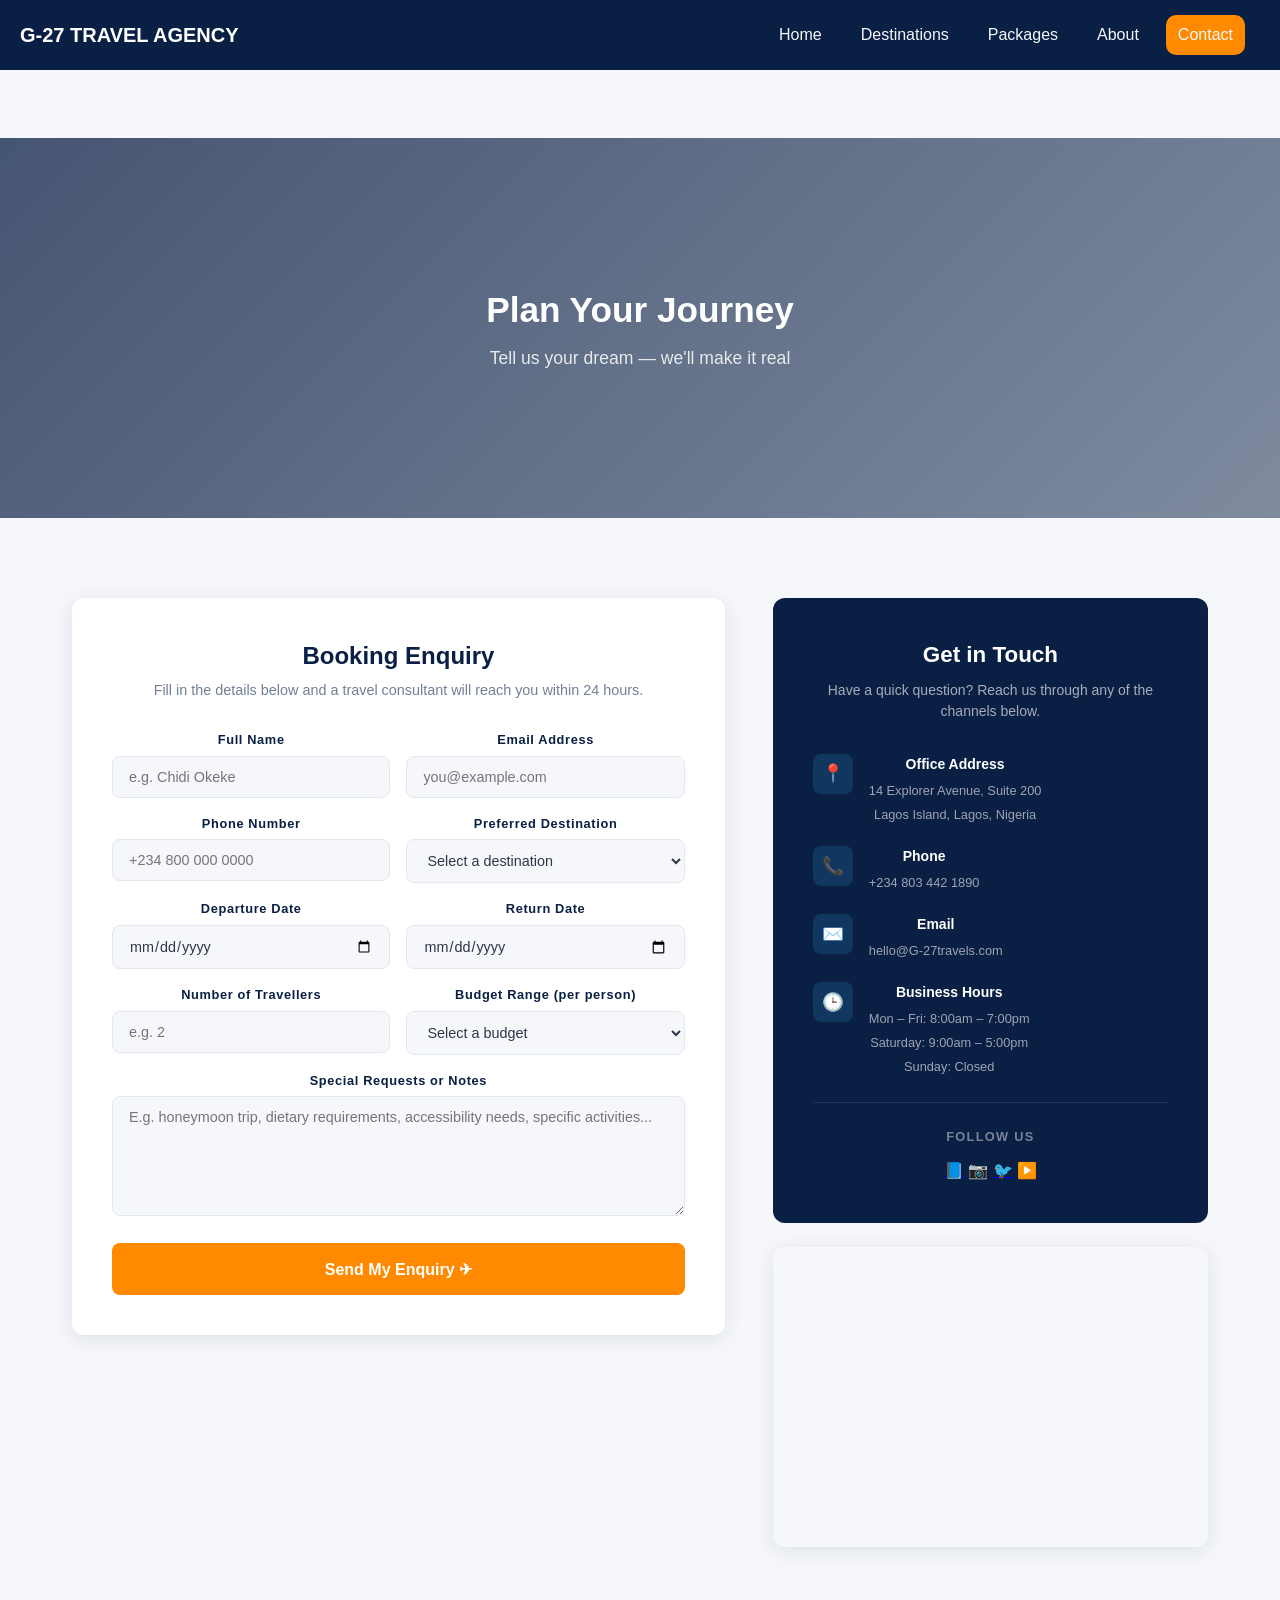
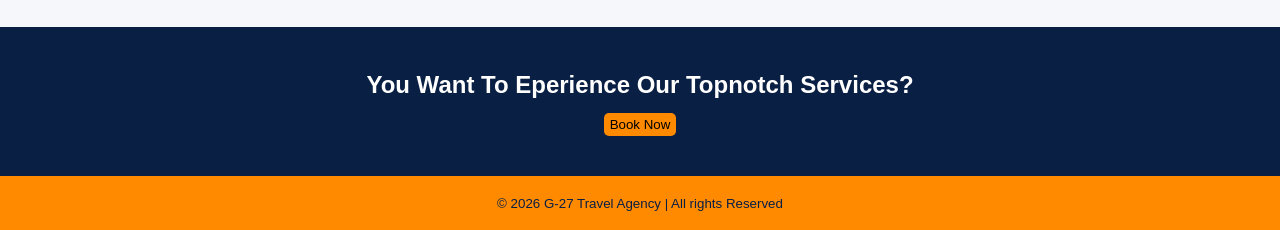
<file: contact.html>
<!DOCTYPE html>
<html lang="en">
<head>
  <meta charset="UTF-8" />
  <meta name="viewport" content="width=device-width, initial-scale=1.0" />
  <title>Contact Us — G-27 Travel Agency</title>
  <link rel="stylesheet" href="./css/styles.css" />
</head>
<body>


   <header>

        <h2 class="logo">G-27 TRAVEL AGENCY</h2>

            <div class="hamburger" id="hamburger"><i class="fa-solid fa-ellipsis-vertical"></i></div>


            <!-- NAVBAR -->
        <nav class="nav" id="nav-menu">
            <ul class="nav-list">
                <li><a href="./index.html">Home</a></li>
                <li><a href="destinations.html">Destinations</a></li>
                <li><a href="packages.html">Packages</a></li>
                <li><a href="about.html">About</a></li>
                <li><a href="contact.html" class="active">Contact</a><li>
            </ul>
            <!-- <a href="contact.html" class="nav-cta">Book Now</a> -->
        </nav>
      </header>

  <!-- PAGE HERO -->
  <div class="page-hero" style="background-image:url('https://images.unsplash.com/photo-1488085061387-422e29b40080?w=1600');">
    <div class="page-hero-content">
      <h1>Plan Your Journey</h1>
      <p>Tell us your dream — we'll make it real</p>
    </div>
  </div>

  <!-- CONTACT LAYOUT -->
  <section class="section">
    <div class="container">
      <div class="contact-layout">

        <!-- BOOKING FORM -->
        <div class="form-card">
          <h3>Booking Enquiry</h3>
          <p>Fill in the details below and a travel consultant will reach you within 24 hours.</p>

          <form action="#" method="POST">
            <div class="form-grid">

              <div class="form-group">
                <label for="fullname">Full Name</label>
                <input type="text" id="fullname" name="fullname" placeholder="e.g. Chidi Okeke" required />
              </div>

              <div class="form-group">
                <label for="email">Email Address</label>
                <input type="email" id="email" name="email" placeholder="you@example.com" required />
              </div>

              <div class="form-group">
                <label for="phone">Phone Number</label>
                <input type="tel" id="phone" name="phone" placeholder="+234 800 000 0000" />
              </div>

              <div class="form-group">
                <label for="destination">Preferred Destination</label>
                <select id="destination" name="destination">
                  <option value="" disabled selected>Select a destination</option>
                  <option>Paris, France</option>
                  <option>Bali, Indonesia</option>
                  <option>Tokyo, Japan</option>
                  <option>Cape Town, South Africa</option>
                  <option>Santorini, Greece</option>
                  <option>Dubai, UAE</option>
                  <option>Reykjavik, Iceland</option>
                  <option>Sydney, Australia</option>
                  <option>Maldives</option>
                  <option>Not Sure Yet</option>
                </select>
              </div>

              <div class="form-group">
                <label for="depart">Departure Date</label>
                <input type="date" id="depart" name="depart" />
              </div>

              <div class="form-group">
                <label for="return">Return Date</label>
                <input type="date" id="return" name="return" />
              </div>

              <div class="form-group">
                <label for="travelers">Number of Travellers</label>
                <input type="number" id="travelers" name="travelers" min="1" max="30" placeholder="e.g. 2" />
              </div>

              <div class="form-group">
                <label for="budget">Budget Range (per person)</label>
                <select id="budget" name="budget">
                  <option value="" disabled selected>Select a budget</option>
                  <option>Under $1,000</option>
                  <option>$1,000 – $2,000</option>
                  <option>$2,000 – $3,500</option>
                  <option>$3,500 – $5,000</option>
                  <option>Above $5,000</option>
                </select>
              </div>

              <div class="form-group form-full">
                <label for="requests">Special Requests or Notes</label>
                <textarea id="requests" name="requests" placeholder="E.g. honeymoon trip, dietary requirements, accessibility needs, specific activities..."></textarea>
              </div>

            </div>
            <div class="form-submit">
              <button type="submit" class="btn btn-primary">Send My Enquiry ✈</button>
            </div>
          </form>
        </div>

        <!-- CONTACT INFO -->
        <div>
          <div class="contact-info-card">
            <h3>Get in Touch</h3>
            <p>Have a quick question? Reach us through any of the channels below.</p>

            <div class="contact-detail">
              <div class="icon">📍</div>
              <div>
                <strong>Office Address</strong>
                <span>14 Explorer Avenue, Suite 200<br>Lagos Island, Lagos, Nigeria</span>
              </div>
            </div>

            <div class="contact-detail">
              <div class="icon">📞</div>
              <div>
                <strong>Phone</strong>
                <span>+234 803 442 1890</span>
              </div>
            </div>

            <div class="contact-detail">
              <div class="icon">✉️</div>
              <div>
                <strong>Email</strong>
                <span>hello@G-27travels.com</span>
              </div>
            </div>

            <div class="contact-detail">
              <div class="icon">🕒</div>
              <div>
                <strong>Business Hours</strong>
                <span>Mon – Fri: 8:00am – 7:00pm<br>Saturday: 9:00am – 5:00pm<br>Sunday: Closed</span>
              </div>
            </div>

            <div style="margin-top:1.5rem;padding-top:1.5rem;border-top:1px solid rgba(255,255,255,0.1);">
              <p style="font-size:0.8rem;margin-bottom:0.75rem;color:rgba(255,255,255,0.6);text-transform:uppercase;letter-spacing:0.1em;font-family:var(--font-head);font-weight:700;">Follow Us</p>
              <div class="social-links">
                <a href="#" title="Facebook">📘</a>
                <a href="#" title="Instagram">📷</a>
                <a href="#" title="Twitter">🐦</a>
                <a href="#" title="YouTube">▶️</a>
              </div>
            </div>
          </div>

          <!-- MAP -->
          <div class="map-container" style="margin-top:1.5rem;">
            <iframe
              src="https://www.google.com/maps/embed?pb=!1m18!1m12!1m3!1d3964.7286993896876!2d3.3958!3d6.4510!2m3!1f0!2f0!3f0!3m2!1i1024!2i768!4f13.1!3m3!1m2!1s0x103b8b2ae68280c1%3A0xdc9e87a367c3d9cb!2sLagos+Island%2C+Lagos%2C+Nigeria!5e0!3m2!1sen!2sng!4v1680000000000"
              width="100%"
              height="280"
              style="border:0;display:block;"
              allowfullscreen=""
              loading="lazy"
              referrerpolicy="no-referrer-when-downgrade"
              title="HorizonX Travel Office Location"
            ></iframe>
          </div>
        </div>

      </div>
    </div>
  </section>

 
        <section class="cta">
            <h2>You Want To Eperience Our Topnotch Services?</h2>
            <button class="cta-btn">Book Now</button>
        </section>
    
    <Footer>
        <small>&copy; 2026 G-27 Travel Agency | All rights Reserved</small>
     </Footer>

</body>
</html>
</file>
<file: css/styles.css>
* {
    margin: 0;
    padding: 0;
    box-sizing: border-box;
    
}

ul li {
    list-style: none;
}
body {
    font-family: poppins, sans-serif;
    background-color: #f5f7fa;
    color: #333;
    line-height: 1.5;
}

/* Mobile Nav Bar */
header {
    display: flex;
    justify-content: space-between;
    align-items: center;
    padding: 15px 20px;
    background-color: #0a1f44;
    color: white;
    position: sticky;
    top: 0;
    z-index: 100;
}
.logo {
    font-size: 20px;
    font-weight: bold;
}
.hamburger {
    font-size: 26px;
    cursor: pointer;
    color: white;
}
/* Desktop nav, mobile first */
.nav {
    position: absolute;
    top: 60px;
    right: 0;
    width: 100%;
    display: none;
    flex-direction: column;
}

/* ul layout */

.nav-list {
    display: flex;
    flex-direction: column;
    text-align: center;

}

.nav-list a {
    color: #f5f7fa;
    text-decoration: none;
    padding: 15px;
    display: block;
    transition: 0.3s;
    border-radius: 10px;
}

.nav-list a:hover {
    background-color: #38bdf8;
    color: #0a1f44;
}

/* Active */
.nav-list a.active {
    background-color: #ff8a00;
}

/* HERO SECTION */
.hero {
    position: relative;
    background-image: url(../Images/Hero-img1.jpg);
    background-position: center;
    background-size: cover;
    background-repeat: no-repeat;
    min-height: 85vh;
    display: flex;
    justify-content: center;
    align-items: center;
    text-align: center;
    color: white;
    padding: 20px;
}

.hero-overlay {
    position: absolute;
    inset: 0;
    background: rgba(, 15, 20, 0.3);
}
.hero-content {
    position: relative;
    z-index: 3;
    max-width: 700px;
}
.hero h1 {
    font-size: 2rem;
    margin-bottom: 15px;
}

.hero p {
    font-size: 1rem;
    margin-bottom: 20px;
    font-weight: 700;
    color: #f5f7fa;
}
.hero-button {
    display: flex;
    flex-direction: column;
    gap: 10px;
}

.Explore-btn,
.packages-btn {
    padding: 12px 18px;
    text-decoration: none;
    border-radius: 10px;   
}
.Explore-btn {
    background-color: #ff8a00;
    color: white;
}

.packages-btn {
    border: 2px solid white;
    color: white;
}

/* GENERAL SECTIONS */
section {
    padding: 40px 20px;
    text-align: center;

}

.intro p {
    max-width: 600px;
    margin: auto;
}

/* Destination */
.cards {
    display: flex;
    flex-direction: column;
    gap: 15px;
    margin-top: 20px;
}
.card {
    background-color: white;
    padding: 10px;
    border-radius: 8px;
    box-shadow: 0 2px 8px rgba(0, 0, 0, 0.1);

}

.card img {
    width: 100%;
    border-radius: 5px;
}

.destinations {
  display: grid;
  grid-template-columns: repeat(3, 1fr);
  gap: 20px;
  padding: 40px;
}

.card {
  background: white;
  border-radius: 10px;
  overflow: hidden;
  transition: 0.3s ease;
  box-shadow: 0 4px 10px rgba(0,0,0,0.1);
}

.card:hover {
  transform: scale(1.05);
  box-shadow: 0 10px 25px rgba(0,0,0,0.2);
}

.card img {
  width: 100%;
  height: 200px;
  object-fit: cover;
}

.card-content {
  padding: 15px;
}

.card h2 {
  margin: 0 0 10px;
}

.price {
  display: block;
  margin: 10px 0;
  font-weight: bold;
  color: #1e90ff;
}

button {
  padding: 10px;
  border: none;
  background: #1e90ff;
  color: white;
  cursor: pointer;
  border-radius: 5px;
}

button:hover {
  background: #0d6efd;
}

/* Destinations */

.map {
  padding: 40px;
  text-align: center;
}

 {
  .destinations {
    grid-template-columns: repeat(2, 1fr);
  }
}

  .destinations {
    grid-template-columns: 1fr; }

{
    transition: transform 0.3s ease;
}

/* WHY CHOOSE US */
.reasons {
    display: flex;
    flex-direction: column;
    gap: 15px;
    margin-top: 20px;
}

/* TESTIMONIALS */
.reviews {
    display: flex;
    flex-direction: column;
    gap: 15px;
}

/* CTA */
.cta {
    background-color: #0a1f44;
    color: white;
}

.cta-btn {
    background-color: #ff8a00;
    color: black;
    margin-top: 10px;
    padding: 4px 6px;
    border-radius: 5px;
    border: none;
    cursor: pointer;   
}

/* About */

.two-column {
    display: grid;
    grid-template-columns: 1fr 1fr;
    gap: 4rem;
    align-items: center;
}

.story-text h2 {
    text-align: left;
    margin-bottom: 1.5rem;
}

.story-text h3 {
    margin: 2rem 0 1rem 0;
    color: #0A1F44;
}

.story-text p {
    margin-bottom: 1rem;
}

.values-list {
    list-style: none;
    padding-left: 0;
}

.values-list li {
    margin-bottom: 0.8rem;
    padding-left: 1.5rem;
    position: relative;
}

.values-list li:before {
    content: "✓";
    color: #ff8A00;
    font-weight: bold;
    position: absolute;
    left: 0;
}

.story-image img {
    width: 100%;
    border-radius: 8px;
    box-shadow: 0 8px 20px rgba(0,0,0,0.15);
}

/* Statistics Section */
.stats {
    background: #dfe6ef;
    color: white;
}

.stats-grid {
    display: grid;
    grid-template-columns: repeat(4, 1fr);
    gap: 2rem;
    text-align: center;
}

.stat-number {
    font-size: 3rem;
    font-weight: 800;
    font-family: 'Montserrat', sans-serif;
    color: #0A1F44;
}

.stat-label {
    font-size: 1.1rem;
    margin-top: 0.5rem;
}


.team-grid {
    display: grid;
    grid-template-columns: repeat(4, 1fr);
    gap: 2rem;
}

.team-member {
    text-align: center;
    background: white;
    border-radius: 8px;
    padding: 1.5rem;
    box-shadow: 0 4px 6px rgba(0,0,0,0.1);
    transition: transform 0.3s ease;
}

.team-member:hover {
    transform: translateY(-8px);
}

.team-member img {
    width: 150px;
    height: 150px;
    border-radius: 50%;
    object-fit: cover;
    margin-bottom: 1rem;
    border: 4px solid #F1FAEE;
}

.team-member .role {
    color: #ff8A00;
    font-weight: 600;
    margin: 0.5rem 0;
}

/* Packages Section */

.packages {
    padding: 5rem 0;
    background: #f5f7fA;;
}

.section-header {
    text-align: center;
    max-width: 600px;
    margin: 0 auto 3rem;
}

.section-tag {
    display: inline-block;
    background: #e0f2fe;
    color: #38bdf8;
    padding: 0.4rem 1rem;
    border-radius: 50px;
    font-size: 0.85rem;
    font-weight: 600;
    margin-bottom: 1rem;
    text-transform: uppercase;
    letter-spacing: 0.5px;
}

.section-title {
    font-size: 2.5rem;
    font-weight: 700;
    color: #0A1F44;
    margin-bottom: 1rem;
}

.section-desc {
    font-size: 1.1rem;
    color: #0A1F44;
    line-height: 1.7;
    opacity: 0.8;
}

.package-grid {
    display: grid;
    grid-template-columns: repeat(3, 1fr);
    gap: 2rem;
    margin-bottom: 3rem;
}

.package-card {
    background: #ffffff;
    border-radius: 16px;
    overflow: hidden;
    box-shadow: 0 4px 20px rgba(10, 31, 68, 0.06);
    transition: all 0.3s ease;
}

.package-card:hover {
    transform: translateY(-10px);
    box-shadow: 0 20px 40px rgba(10, 31, 68, 0.12);
}

.package-image {
    position: relative;
    height: 250px;
    overflow: hidden;
}

.package-image img {
    width: 100%;
    height: 100%;
    object-fit: cover;
    transition: 0.5s;
}

.package-card:hover .package-image img {
    transform: scale(1.08);
}

.package-badge {
    position: absolute;
    top: 1rem;
    left: 1rem;
    background: #38bdf8;
    color: #0A1F44;
    padding: 0.5rem 1rem;
    border-radius: 8px;
    font-size: 0.8rem;
    font-weight: 700;
    z-index: 2;
}

.package-badge-hot {
    background:  #ff8A00;
    color: #fff;
}

.package-content {
    padding: 1.75rem;
}

.package-meta {
    display: flex;
    gap: 1.25rem;
    font-size: 0.875rem;
    color:  #64748b;
    margin-bottom: 1rem;
}

.package-meta span {
    display: flex;
    align-items: center;
}

.package-meta i {
    margin-right: 0.4rem;
    color: #38bdf8;
    font-size: 1rem;
}

.package-title {
    font-size: 1.5rem;
    font-weight: 700;
    margin-bottom: 0.75rem;
    color: #0A1F44;
}

.package-desc {
    color: #0A1F44;
    opacity: 0.75;
    line-height: 1.6;
    margin-bottom: 1.75rem;
    font-size: 0.95rem;
}

.package-footer {
    display: flex;
    justify-content: space-between;
    align-items: center;
    border-top: 1px solid  #e2e8f0;
    padding-top: 1.5rem;
}

.package-price {
    line-height: 1.2;
}

.price-from {
    display: block;
    font-size: 0.8rem;
    color: #64748b;
    margin-bottom: 0.2rem;
}

.price-amount {
    font-size: 1.8rem;
    font-weight: 800;
    color:  #38bdf8;
}

.price-old {
    font-size: 1rem;
    color:  #64748b;
    text-decoration: line-through;
    margin-left: 0.5rem;
    font-weight: 500;
}

.btn {
    display: inline-block;
    padding: 0.75rem 1.5rem;
    border-radius: 8px;
    text-decoration: none;
    font-weight: 600;
    transition: 0.3s;
    border: 2px solid transparent;
    cursor: pointer;
}

.btn-primary {
    background:  #ff8A00;
    color: #fff;
}

.btn-primary:hover {
    background: #e67e00;
    transform: translateY(-2px);
}

.btn-outline {
    background: transparent;
    color:  #38bdf8;
    border-color:  #38bdf8;
}

.btn-outline:hover {
    background:  #38bdf8;
    color: #0A1F44;
}

.section-cta {
    text-align: center;
}

/* Contact Page */

:root {
  --primary:     #0A1F44;
  --accent:      #38bdf8;
  --highlight:   #ff8a00;
  --bg:          #f5f7fa;
  --white:       #ffffff;
  --text:        #2d3748;
  --text-light:  #718096;
  --card-shadow: 0 4px 20px rgba(10,31,68,0.10);
  --card-hover:  0 12px 40px rgba(10,31,68,0.18);
  --radius:      12px;
  --transition:  0.3s ease;
  --font-head:   'Montserrat', sans-serif;
  --font-body:   'Open Sans', sans-serif;
}



/* --- Two-column layout --- */
.contact-layout {
  display: grid;
  grid-template-columns: 3fr 2fr;
  gap: 3rem;
  align-items: start;
}

/* --- Form card wrapper --- */
.form-card {
  background: var(--white);
  border-radius: var(--radius);
  padding: 2.5rem;
  box-shadow: var(--card-shadow);
}
.form-card h3 {
  color: var(--primary);
  margin-bottom: 0.4rem;
  font-size: 1.5rem;
}
.form-card > p {
  color: var(--text-light);
  font-size: 0.9rem;
  margin-bottom: 1.75rem;
}

/* --- Form fields --- */
.form-grid {
  display: grid;
  grid-template-columns: 1fr 1fr;
  gap: 1rem;
}
.form-full { grid-column: 1 / -1; }
.form-group label {
  display: block;
  font-family: var(--font-head);
  font-size: 0.8rem;
  font-weight: 600;
  color: var(--primary);
  letter-spacing: 0.05em;
  margin-bottom: 0.4rem;
}
.form-group input,
.form-group select,
.form-group textarea {
  width: 100%;
  padding: 0.75rem 1rem;
  border: 1.5px solid #e2e8f0;
  border-radius: 8px;
  font-family: var(--font-body);
  font-size: 0.9rem;
  color: var(--text);
  background: var(--bg);
  transition: border-color var(--transition), box-shadow var(--transition);
  outline: none;
}
.form-group input:focus,
.form-group select:focus,
.form-group textarea:focus {
  border-color: var(--accent);
  box-shadow: 0 0 0 3px rgba(56,189,248,0.15);
}
.form-group textarea { resize: vertical; min-height: 120px; }

.form-submit { margin-top: 1.25rem; }
.form-submit .btn {
  width: 100%;
  text-align: center;
  padding: 0.9rem;
  font-size: 1rem;
}

/* --- Contact info card --- */
.contact-info-card {
  background: var(--primary);
  border-radius: var(--radius);
  padding: 2.5rem;
  color: rgba(255,255,255,0.85);
}
.contact-info-card h3 {
  color: var(--white);
  margin-bottom: 0.5rem;
  font-size: 1.4rem;
}
.contact-info-card p {
  font-size: 0.875rem;
  margin-bottom: 2rem;
  opacity: 0.75;
}
.contact-detail {
  display: flex;
  gap: 1rem;
  margin-bottom: 1.25rem;
  align-items: flex-start;
}
.contact-detail .icon {
  width: 40px; height: 40px;
  background: rgba(56,189,248,0.15);
  border-radius: 8px;
  display: flex; align-items: center; justify-content: center;
  font-size: 1.1rem;
  flex-shrink: 0;
  color: var(--accent);
}
.contact-detail strong {
  display: block;
  color: var(--white);
  font-size: 0.875rem;
  margin-bottom: 0.2rem;
}
.contact-detail span { font-size: 0.8rem; opacity: 0.7; }

/* --- Google Maps embed --- */
.map-container {
  border-radius: var(--radius);
  overflow: hidden;
  margin-top: 2rem;
  box-shadow: var(--card-shadow);
}
.map-container iframe {
  width: 100%;
  height: 300px;
  border: none;
}





/* --- SECTIONS AND LAYOUT - CONTACT PAGE --- */
.section { padding: 5rem 0; }
.section-alt { background: var(--white); }

.container {
  max-width: 1200px;
  margin: 0 auto;
  padding: 0 2rem;
}



/* 7. PAGE HERO  —  CONTACT PAGE */
.page-hero {
  height: 380px;
  background-size: cover;
  background-position: center;
  display: flex;
  align-items: center;
  justify-content: center;
  text-align: center;
  position: relative;
  margin-top: 68px;
}
.page-hero::after {
  content: '';
  position: absolute;
  inset: 0;
  background: linear-gradient(135deg, rgba(10,31,68,0.75), rgba(10,31,68,0.5));
}
.page-hero-content {
  position: relative;
  z-index: 1;
  color: var(--white);
}
.page-hero-content h1 { margin-bottom: 0.5rem; }
.page-hero-content p {
  font-size: 1.1rem;
  opacity: 0.85;
}


/* FOOTER */
footer{
    background-color:#ff8a00;
    color: #0a1f44;
    text-align: center;
    padding: 15px;

}





/* Tablet */
@media (min-width: 768px) {
    .cards {
        flex-direction: row;
        flex-wrap: wrap;
        justify-content: center;
    }

    .card {
        width: 45%;
    }

    .reasons {
        flex-direction: row;
        flex-wrap: wrap;
        justify-content: center;
    }

    .reviews {
        flex-direction: row;
        justify-content: center;

    }

       .hero h1 {
        font-size: 3rem;
    }
    .hero-button {
        flex-direction: row;
        justify-content: center;
    }
  
/*   About */
  
   .team-grid, .stats-grid {
        grid-template-columns: 1fr;
     
/*    Packages   */
     
      .packages { padding: 3rem 0; }
     .package-grid {
        grid-template-columns: 1fr;
    }
    .package-footer { 
        flex-direction: column; 
        gap: 1rem; 
        align-items: flex-start; 
    }
    .package-footer .btn { width: 100%; text-align: center; }
    .section-title { font-size: 2rem; }
     
/*  Contact Page   */
      .contact-layout     { grid-template-columns: 1fr; }
    .form-grid          { grid-template-columns: 1fr; }   
    
}

  
/* Desktop */
@media (min-width: 1024px) {
    
    .hamburger {
        display: none;
    }

    .nav  {
        position: static;
        display: block;
        background: none;
        width: auto;

    }

    .nav-list {
        flex-direction: row;
        align-items: center;
    }

    .nav-list li {
        margin-left: 15px;
    }
    .nav-list a{
        padding: 8px 12px;
    }
  
    .hero h1 {
        font-size: 4rem;

    }
    .hero p {
        font-size: 1.2rem;
    }
  
/*  About  */
  .two-column {
        grid-template-columns: 1fr;
        gap: 2rem;
    }
    .team-grid {
        grid-template-columns: repeat(2, 1fr);
    }
    .stats-grid {
        grid-template-columns: repeat(2, 1fr);
    }
    .page-hero h1 {
        font-size: 2.2rem;
    }
  
/*  Packages  */
  
   .package-grid {
        grid-template-columns: repeat(2, 1fr);
    }
  
/*   Contact page */
  
   .featured-grid      { grid-template-columns: repeat(2, 1fr); }
  .destinations-grid  { grid-template-columns: repeat(2, 1fr); }
  .stats-grid         { grid-template-columns: repeat(2, 1fr); }
  .team-grid          { grid-template-columns: repeat(2, 1fr); }
  .footer-grid        { grid-template-columns: 1fr 1fr; gap: 2rem; }
  .why-grid           { grid-template-columns: repeat(2, 1fr); }
  .about-story        { gap: 2.5rem; }
  .intro-grid         { gap: 2.5rem; }


url(../../../Group Project/Style.css)
    
}
</file>
